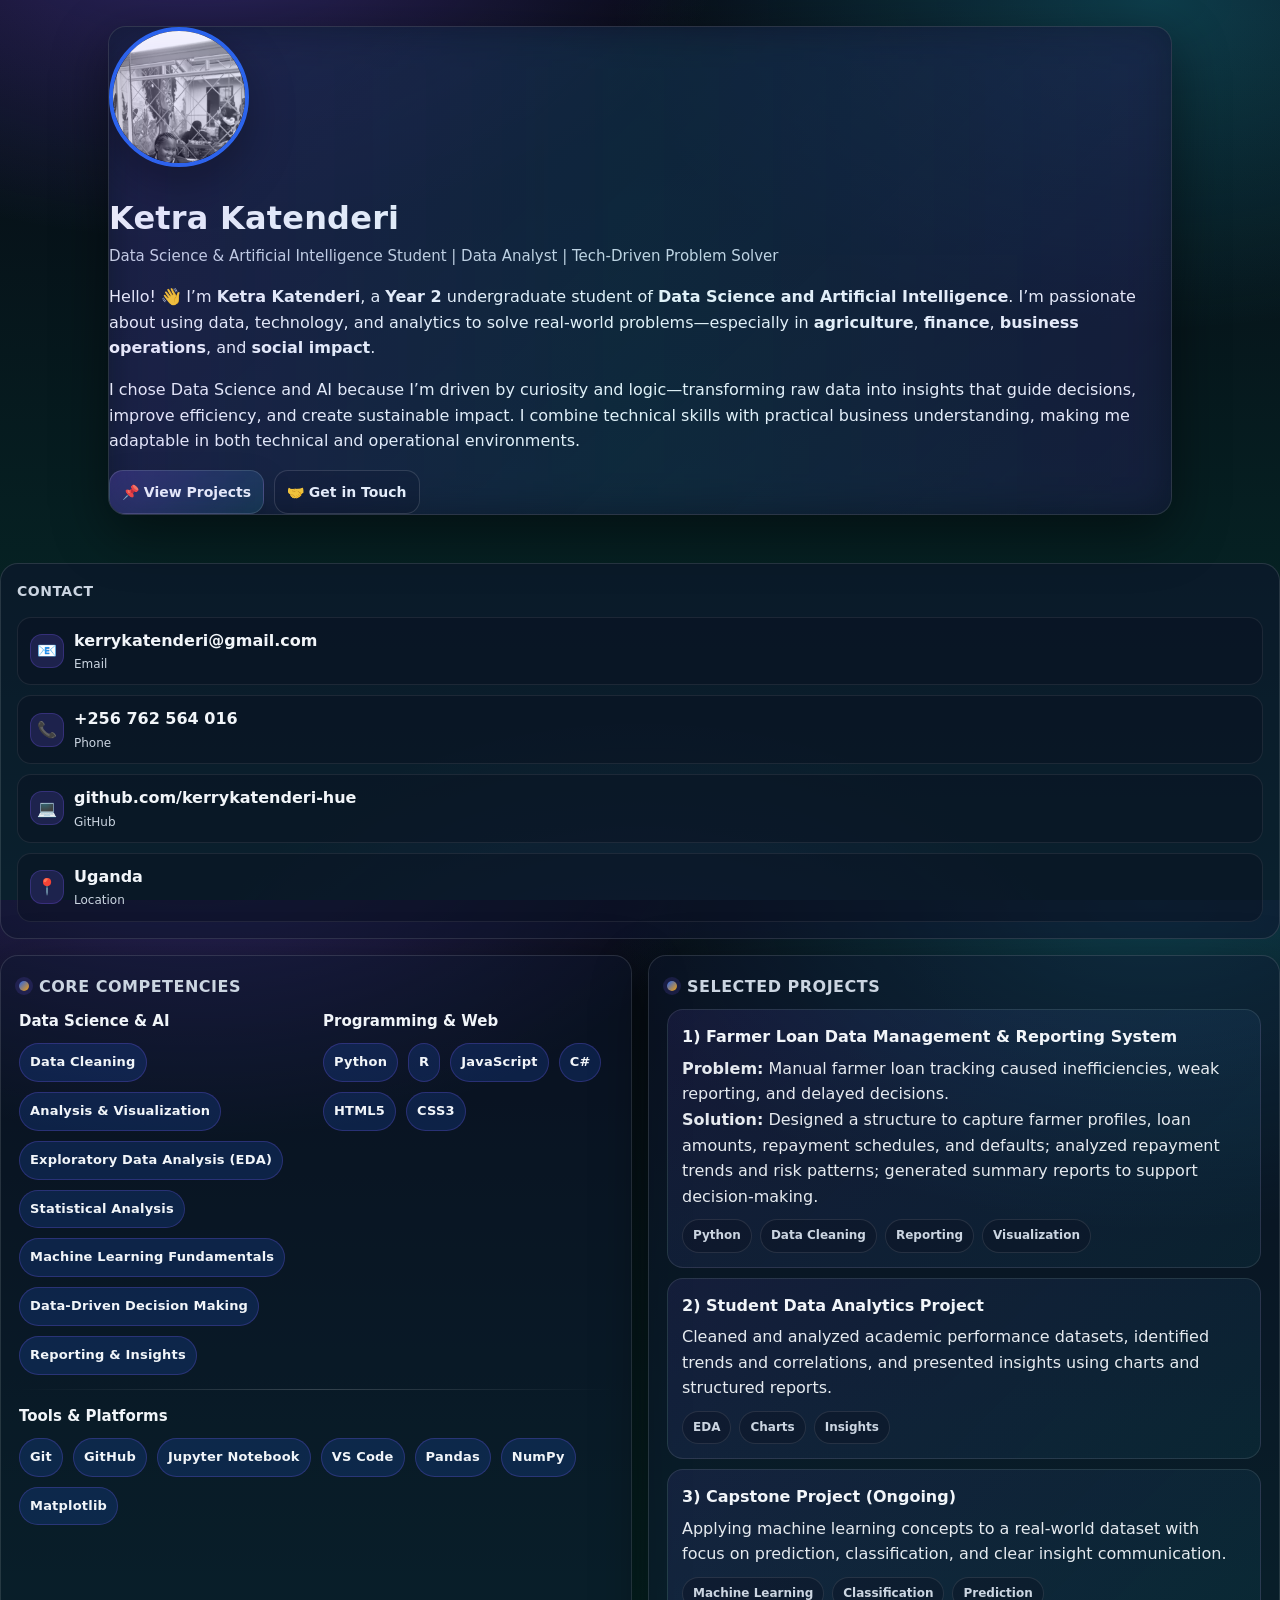
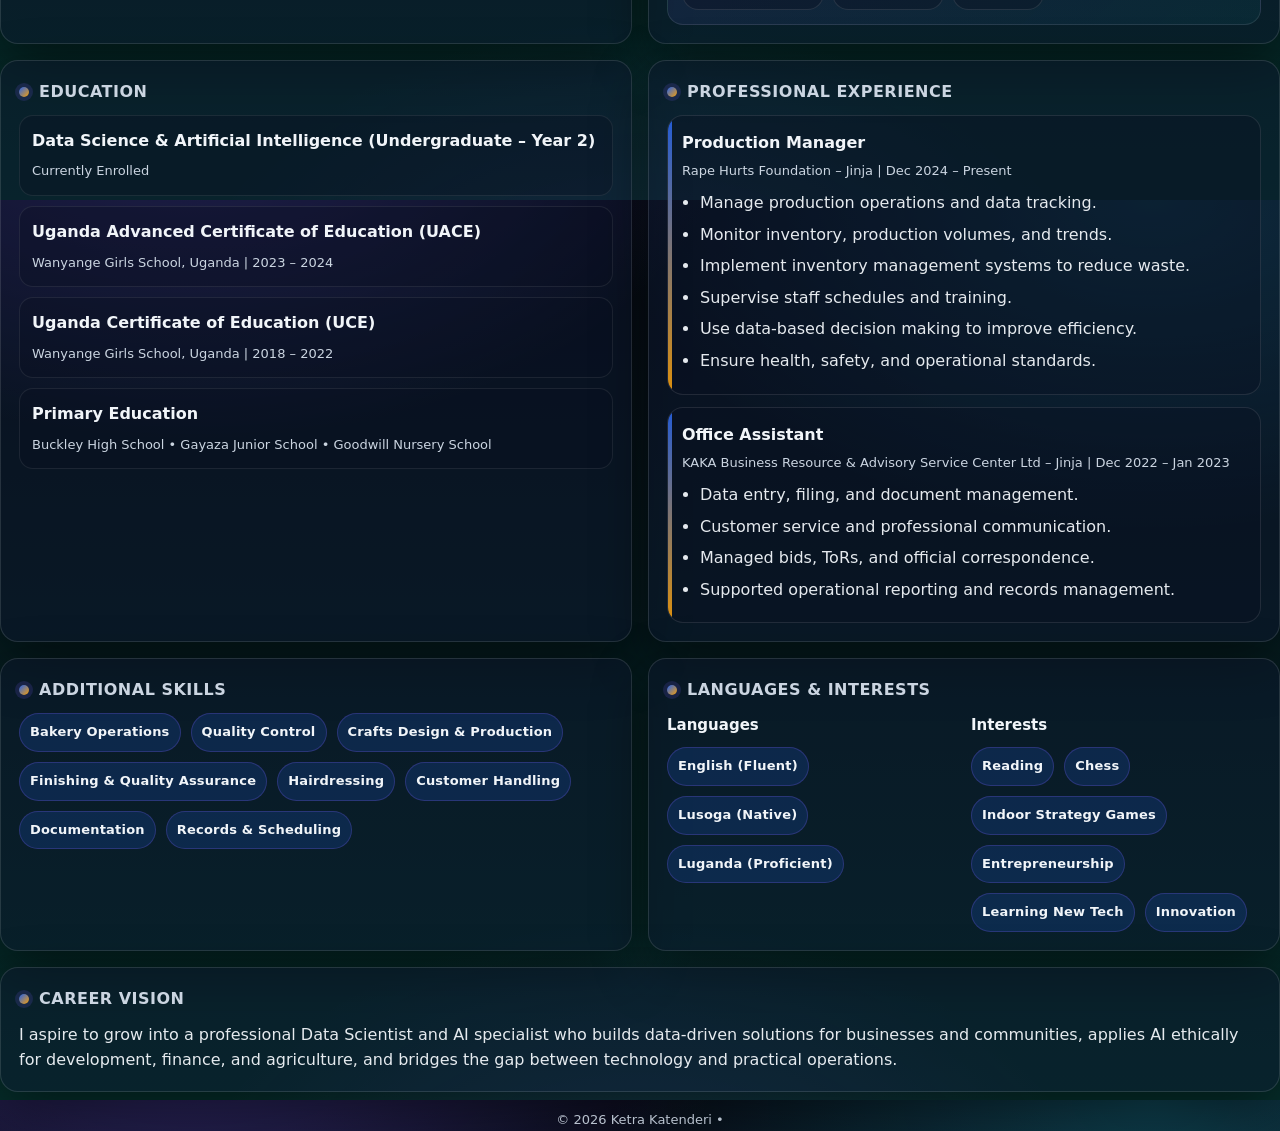
<file: Ketra/index.html>
<!DOCTYPE html>
<html lang="en">

<head>
  <meta charset="UTF-8" />
  <meta name="viewport" content="width=device-width, initial-scale=1.0" />
  <title>Ketra Katenderi Namuganza | Data Science & AI Portfolio</title>
  <link rel="stylesheet" href="./index.css">
</head>

<body>
  <div class="container">

    <header>
      <div class="title" style="flex-direction:column; align-items:flex-start;">
        <div class="avatar">
          <img src="./Images/ketra-profile.jpeg.jpeg" alt="Ketra Katenderi profile photo">
        </div>
        <div>
          <h1>Ketra Katenderi</h1>
          <p class="subtitle">
            Data Science & Artificial Intelligence Student | Data Analyst | Tech-Driven Problem Solver
          </p>
        </div>
      </div>

      <p>
        Hello! 👋 I’m <strong>Ketra Katenderi</strong>, a <strong>Year 2</strong> undergraduate student of
        <strong>Data Science and Artificial Intelligence</strong>. I’m passionate about using data, technology,
        and analytics to solve real-world problems—especially in <strong>agriculture</strong>, <strong>finance</strong>,
        <strong>business operations</strong>, and <strong>social impact</strong>.
      </p>

      <p>
        I chose Data Science and AI because I’m driven by curiosity and logic—transforming raw data into insights that
        guide decisions, improve efficiency, and create sustainable impact. I combine technical skills with practical
        business understanding, making me adaptable in both technical and operational environments.
      </p>

      <div class="btn-row">
        <a class="btn" href="#projects">📌 View Projects</a>
        <a class="btn secondary" href="#contact">🤝 Get in Touch</a>
      </div>
  </div>

  <aside class="contact-card" id="contact">
    <h3>Contact</h3>

    <a class="contact-item" href="mailto:kerrykatenderi@gmail.com">
      <div class="icon">📧</div>
      <div>
        <strong>kerrykatenderi@gmail.com</strong>
        <small>Email</small>
      </div>
    </a>

    <a class="contact-item" href="tel:+256762564016">
      <div class="icon">📞</div>
      <div>
        <strong>+256 762 564 016</strong>
        <small>Phone</small>
      </div>
    </a>

    <a class="contact-item" href="https://github.com/kerrykatenderi-hue" target="_blank" rel="noopener">
      <div class="icon">💻</div>
      <div>
        <strong>github.com/kerrykatenderi-hue</strong>
        <small>GitHub</small>
      </div>
    </a>

    <div class="contact-item" role="note">
      <div class="icon">📍</div>
      <div>
        <strong>Uganda</strong>
        <small>Location</small>
      </div>
    </div>
  </aside>
  </div>
  </header>

  <div class="grid">

    <section class="card">
      <h2><span class="dot"></span> Core Competencies</h2>

      <div class="two-col">
        <div>
          <h3 style="margin:0 0 10px; font-size:15px;">Data Science &amp; AI</h3>
          <div class="chips">
            <span class="chip">Data Cleaning</span>
            <span class="chip">Analysis &amp; Visualization</span>
            <span class="chip">Exploratory Data Analysis (EDA)</span>
            <span class="chip">Statistical Analysis</span>
            <span class="chip">Machine Learning Fundamentals</span>
            <span class="chip">Data-Driven Decision Making</span>
            <span class="chip">Reporting &amp; Insights</span>
          </div>
        </div>

        <div>
          <h3 style="margin:0 0 10px; font-size:15px;">Programming &amp; Web</h3>
          <div class="chips">
            <span class="chip">Python</span>
            <span class="chip">R</span>
            <span class="chip">JavaScript</span>
            <span class="chip">C#</span>
            <span class="chip">HTML5</span>
            <span class="chip">CSS3</span>
          </div>
        </div>
      </div>

      <div class="divider"></div>

      <h3 style="margin:0 0 10px; font-size:15px;">Tools &amp; Platforms</h3>
      <div class="chips">
        <span class="chip">Git</span>
        <span class="chip">GitHub</span>
        <span class="chip">Jupyter Notebook</span>
        <span class="chip">VS Code</span>
        <span class="chip">Pandas</span>
        <span class="chip">NumPy</span>
        <span class="chip">Matplotlib</span>
      </div>
    </section>

    <section class="card" id="projects">
      <h2><span class="dot"></span> Selected Projects</h2>

      <div class="proj">
        <article class="proj-item">
          <h3>1) Farmer Loan Data Management &amp; Reporting System</h3>
          <p><strong>Problem:</strong> Manual farmer loan tracking caused inefficiencies, weak reporting, and delayed
            decisions.</p>
          <p><strong>Solution:</strong> Designed a structure to capture farmer profiles, loan amounts, repayment
            schedules, and defaults; analyzed repayment trends and risk patterns; generated summary reports to support
            decision-making.</p>
          <div class="meta">
            <span class="tag">Python</span>
            <span class="tag">Data Cleaning</span>
            <span class="tag">Reporting</span>
            <span class="tag">Visualization</span>
          </div>
        </article>

        <article class="proj-item">
          <h3>2) Student Data Analytics Project</h3>
          <p>Cleaned and analyzed academic performance datasets, identified trends and correlations, and presented
            insights using charts and structured reports.</p>
          <div class="meta">
            <span class="tag">EDA</span>
            <span class="tag">Charts</span>
            <span class="tag">Insights</span>
          </div>
        </article>

        <article class="proj-item">
          <h3>3) Capstone Project (Ongoing)</h3>
          <p>Applying machine learning concepts to a real-world dataset with focus on prediction, classification, and
            clear insight communication.</p>
          <div class="meta">
            <span class="tag">Machine Learning</span>
            <span class="tag">Classification</span>
            <span class="tag">Prediction</span>
          </div>
        </article>
      </div>
    </section>

    <section class="card">
      <h2><span class="dot"></span> Education</h2>
      <ul class="list">
        <li>
          <strong>Data Science &amp; Artificial Intelligence (Undergraduate – Year 2)</strong>
          <span>Currently Enrolled</span>
        </li>
        <li>
          <strong>Uganda Advanced Certificate of Education (UACE)</strong>
          <span>Wanyange Girls School, Uganda | 2023 – 2024</span>
        </li>
        <li>
          <strong>Uganda Certificate of Education (UCE)</strong>
          <span>Wanyange Girls School, Uganda | 2018 – 2022</span>
        </li>
        <li>
          <strong>Primary Education</strong>
          <span>Buckley High School • Gayaza Junior School • Goodwill Nursery School</span>
        </li>
      </ul>
    </section>

    <section class="card">
      <h2><span class="dot"></span> Professional Experience</h2>

      <div class="timeline">
        <div class="t-item">
          <h3>Production Manager</h3>
          <div class="where">Rape Hurts Foundation – Jinja | Dec 2024 – Present</div>
          <ul class="bullets">
            <li>Manage production operations and data tracking.</li>
            <li>Monitor inventory, production volumes, and trends.</li>
            <li>Implement inventory management systems to reduce waste.</li>
            <li>Supervise staff schedules and training.</li>
            <li>Use data-based decision making to improve efficiency.</li>
            <li>Ensure health, safety, and operational standards.</li>
          </ul>
        </div>

        <div class="t-item">
          <h3>Office Assistant</h3>
          <div class="where">KAKA Business Resource &amp; Advisory Service Center Ltd – Jinja | Dec 2022 – Jan 2023
          </div>
          <ul class="bullets">
            <li>Data entry, filing, and document management.</li>
            <li>Customer service and professional communication.</li>
            <li>Managed bids, ToRs, and official correspondence.</li>
            <li>Supported operational reporting and records management.</li>
          </ul>
        </div>
      </div>
    </section>

    <section class="card">
      <h2><span class="dot"></span> Additional Skills</h2>
      <div class="chips">
        <span class="chip">Bakery Operations</span>
        <span class="chip">Quality Control</span>
        <span class="chip">Crafts Design &amp; Production</span>
        <span class="chip">Finishing &amp; Quality Assurance</span>
        <span class="chip">Hairdressing</span>
        <span class="chip">Customer Handling</span>
        <span class="chip">Documentation</span>
        <span class="chip">Records &amp; Scheduling</span>
      </div>
    </section>

    <section class="card">
      <h2><span class="dot"></span> Languages &amp; Interests</h2>

      <div class="two-col">
        <div>
          <h3 style="margin:0 0 10px; font-size:15px;">Languages</h3>
          <div class="chips">
            <span class="chip">English (Fluent)</span>
            <span class="chip">Lusoga (Native)</span>
            <span class="chip">Luganda (Proficient)</span>
          </div>
        </div>
        <div>
          <h3 style="margin:0 0 10px; font-size:15px;">Interests</h3>
          <div class="chips">
            <span class="chip">Reading</span>
            <span class="chip">Chess</span>
            <span class="chip">Indoor Strategy Games</span>
            <span class="chip">Entrepreneurship</span>
            <span class="chip">Learning New Tech</span>
            <span class="chip">Innovation</span>
          </div>
        </div>
      </div>
    </section>

    <section class="card" style="grid-column: 1 / -1;">
      <h2><span class="dot"></span> Career Vision</h2>
      <p style="margin:0; color:var(--text); opacity:.95">
        I aspire to grow into a professional Data Scientist and AI specialist who builds data-driven solutions for
        businesses
        and communities, applies AI ethically for development, finance, and agriculture, and bridges the gap between
        technology
        and practical operations.
      </p>
    </section>

  </div>

  <footer>
    © <span id="year"></span> Ketra Katenderi •
  </footer>

  </div>

  <script>
    document.getElementById("year").textContent = new Date().getFullYear();
  </script>
</body>

</html>
</file>
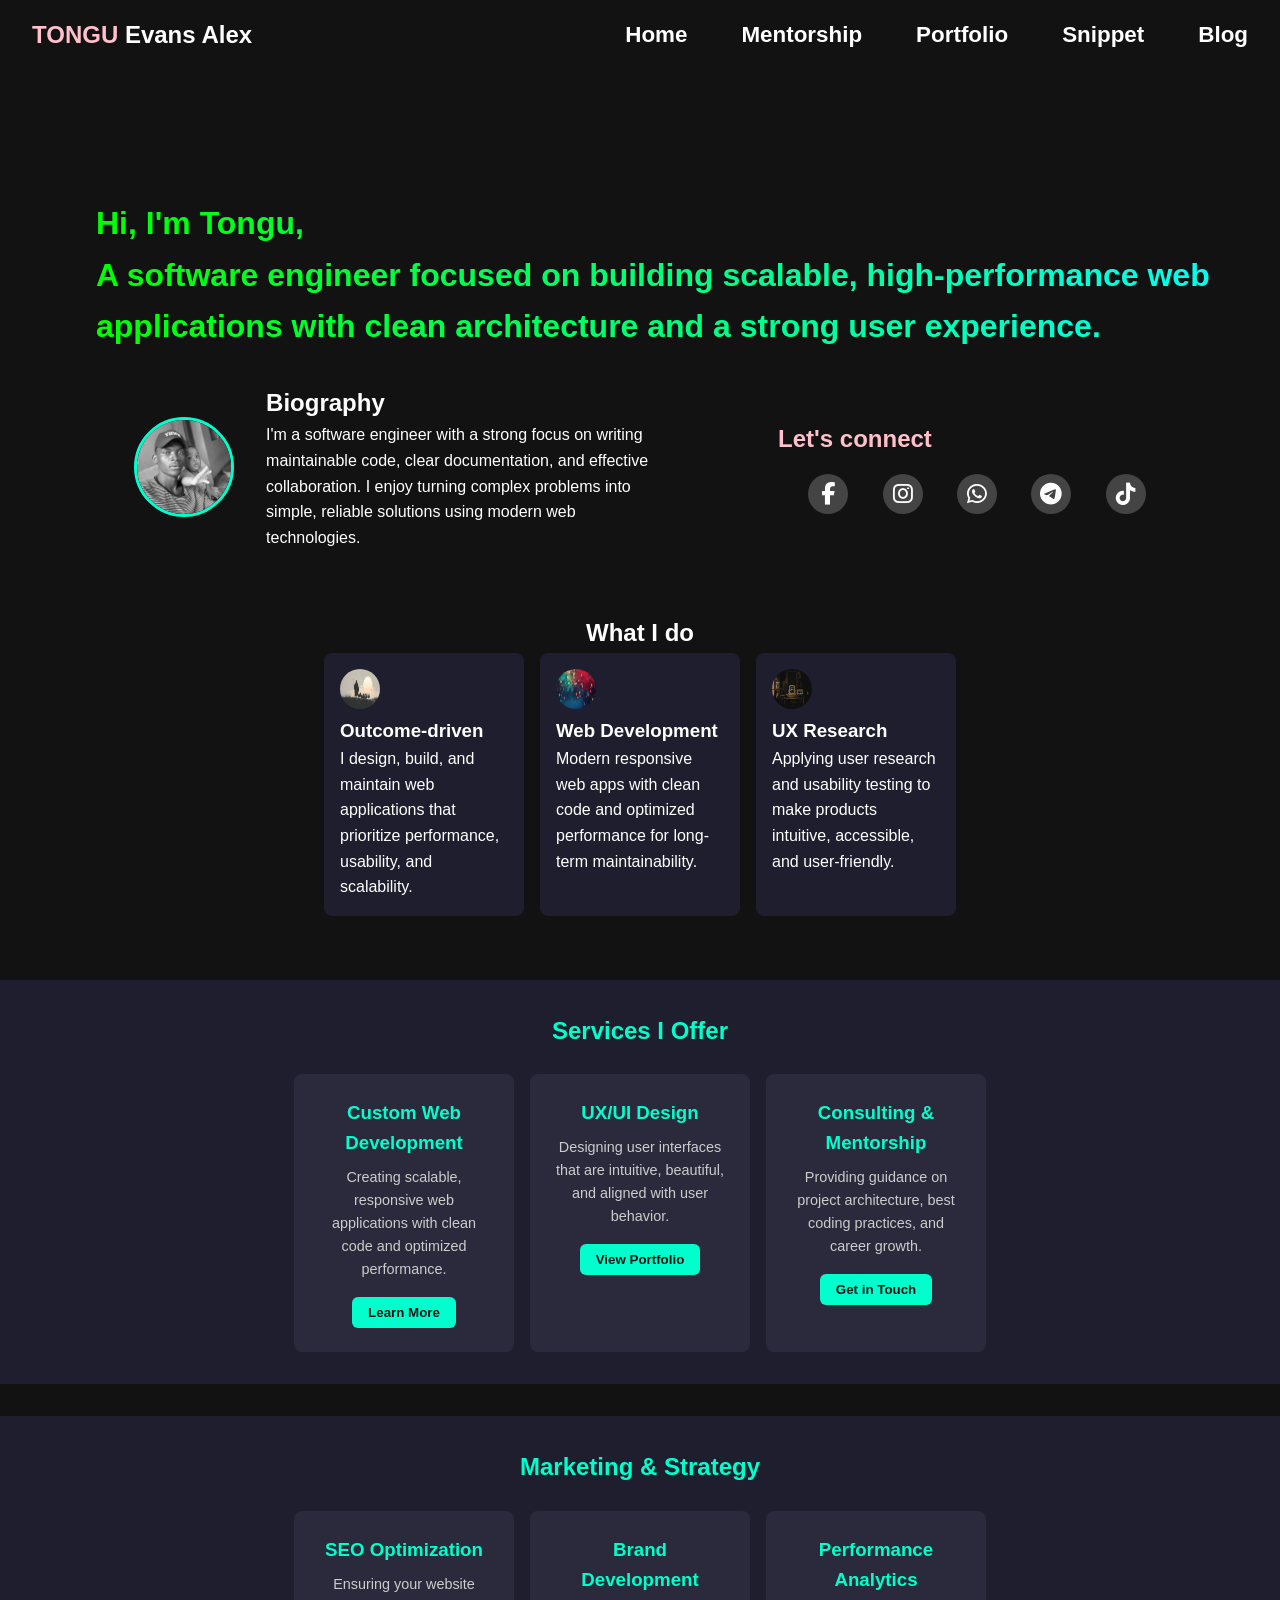
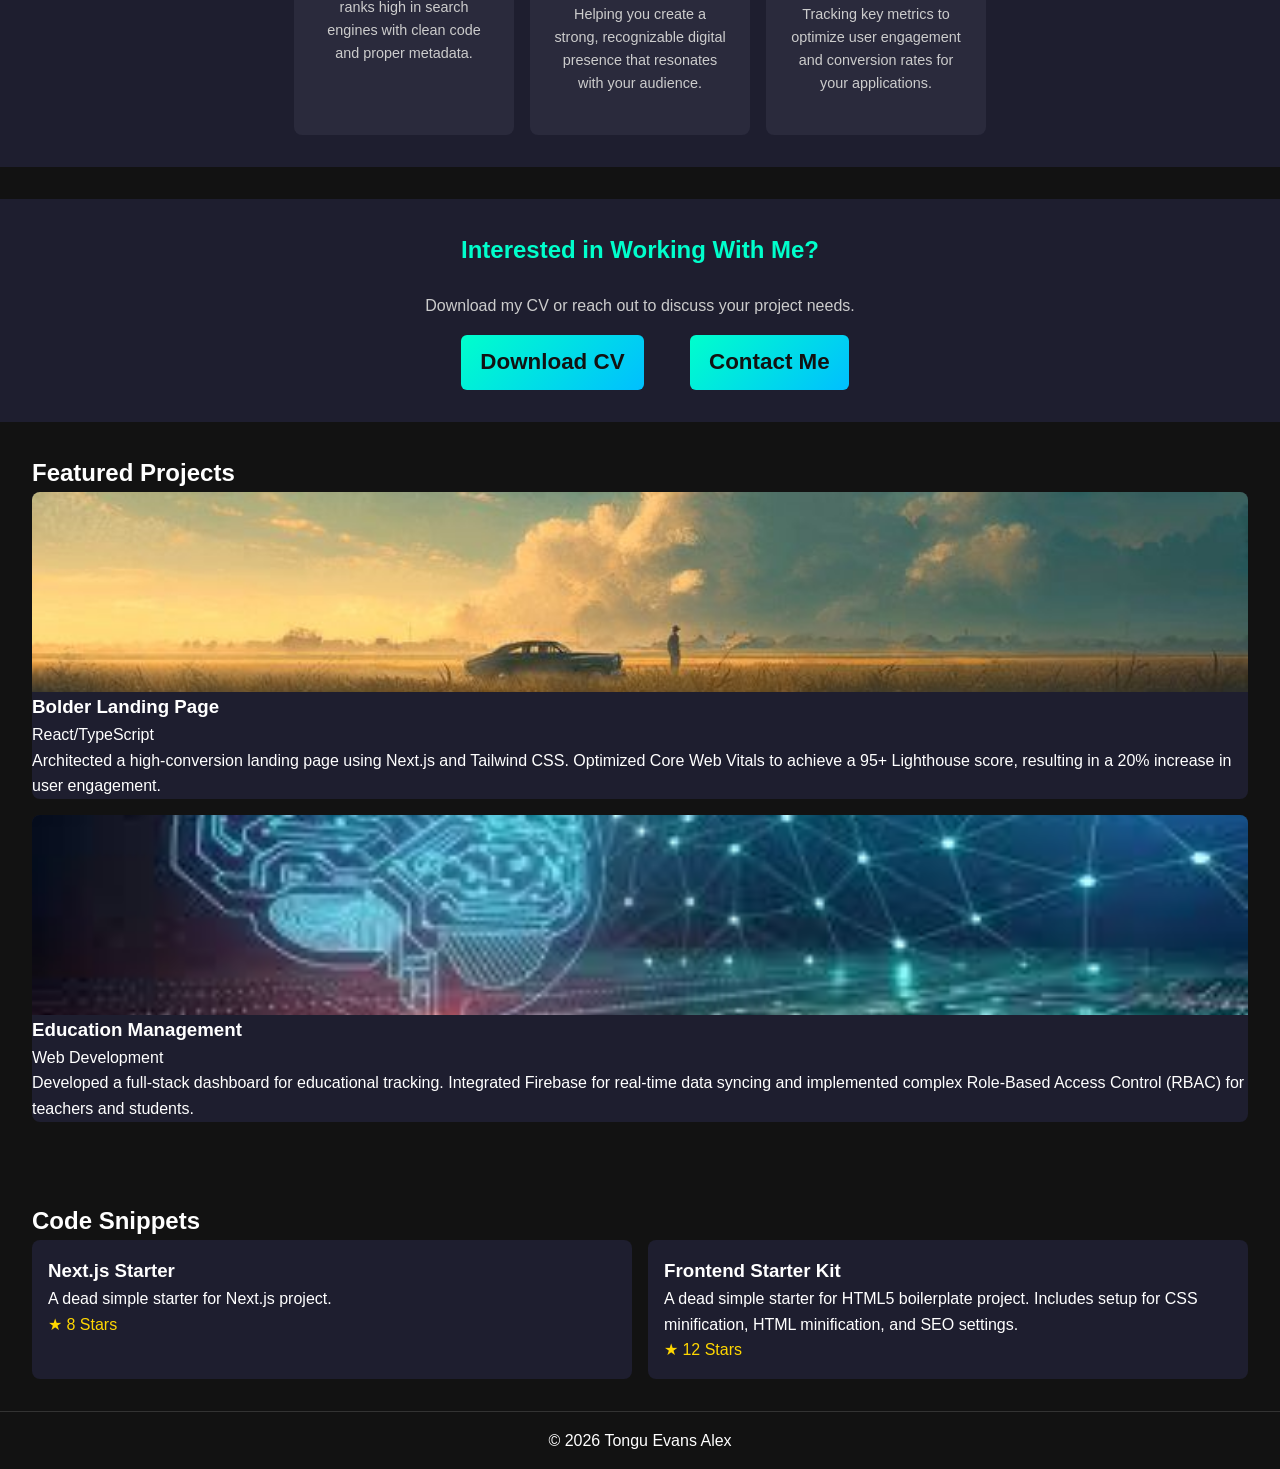
<file: Portfolio/index.html>
<!DOCTYPE html>
<html lang="en">
<head>
    <meta charset="UTF-8">
    <meta name="viewport" content="width=device-width, initial-scale=1.0">
    <title>Tongu's Portfolio</title>
    <link rel="stylesheet" href="style.css">
    <link rel="stylesheet" href="https://cdnjs.cloudflare.com/ajax/libs/font-awesome/6.5.0/css/all.min.css">

    <style>
   
    </style>
</head>
<body>
    <header>
        <div class="logo"><span style="color: pink;">TONGU</span> Evans Alex</div>
        <nav>
            <ul>
                <li><a href="#">Home</a></li>
                <li><a href="#">Mentorship</a></li>
                <li><a href="#">Portfolio</a></li>
                <li><a href="#">Snippet</a></li>
                <li><a href="#">Blog</a></li>
            </ul>
        </nav>
        <div class="menu-toggle" onclick="toggleMenu()">&#9776;</div>
    </header>

    <section class="hero">
        <h1>Hi, I'm Tongu, <br>
            A software engineer focused on building 
            scalable, high-performance web applications 
            with clean architecture and a strong user experience.</h1>
    </section>

    <section class="bio">
        <img class="avatar" src="images/profiileimage.jpg" alt="This is tongu">
        <div class="bio-text">
            <h2>Biography</h2>
            <p>
                I'm a software engineer with a strong focus on 
                writing maintainable code, clear documentation, and effective 
                collaboration. I enjoy turning complex problems into simple,
                reliable solutions using modern web technologies.
            </p>
        </div>
        <div class="bio-connect">
            <h2>Let's connect</h2>
            <div class="social-icons">
                <a href="#" class="facebook" aria-label="Facebook"><i class="fab fa-facebook-f"></i></a>
                <a href="https://www.instagram.com/alex_craft.256/" class="instagram" aria-label="Instagram"><i class="fab fa-instagram"></i></a>
                <a href="https://wa.me/256703100848" class="whatsapp" aria-label="WhatsApp"><i class="fab fa-whatsapp"></i></a>
                <a href="#" class="telegram" aria-label="Telegram"><i class="fab fa-telegram-plane"></i></a>
                <a href="https://www.tiktok.com/@alexcraft256?lang=en" class="tiktok" aria-label="TikTok"><i class="fab fa-tiktok"></i></a>
            </div>
        </div>
    </section>

    <section class="what-i-do">
        <h2>What I do</h2>
        <div class="skills">
            <div class="skill-card">
                <img class="imageone" src="images/jesus.jfif" alt="">
                <h3>Outcome-driven</h3>
                <p>I design, build, and maintain web applications that prioritize performance, usability, and scalability.</p>
            </div>
            <div class="skill-card">
                <img class="imagetwo" src="images/backgoundone.webp" alt="">
                <h3>Web Development</h3>
                <p>Modern responsive web apps with clean code and optimized performance for long-term maintainability.</p>
            </div>
            <div class="skill-card">
                <img class="imagetwo" src="images/graduation.jfif" alt="skill icon">
                <h3>UX Research</h3>
                <p>Applying user research and usability testing to make products intuitive, accessible, and user-friendly.</p>
            </div>
        </div>
    </section>

    <section class="services">
        <h2>Services I Offer</h2>
        <div class="service-cards">
            <div class="service-card">
                <h3>Custom Web Development</h3>
                <p>Creating scalable, responsive web applications with clean code and optimized performance.</p>
                <button>Learn More</button>
            </div>
            <div class="service-card">
                <h3>UX/UI Design</h3>
                <p>Designing user interfaces that are intuitive, beautiful, and aligned with user behavior.</p>
                <button>View Portfolio</button>
            </div>
            <div class="service-card">
                <h3>Consulting & Mentorship</h3>
                <p>Providing guidance on project architecture, best coding practices, and career growth.</p>
                <button>Get in Touch</button>
            </div>
        </div>
    </section>

    <section class="marketing">
        <h2>Marketing & Strategy</h2>
        <div class="marketing-cards">
            <div class="marketing-card">
                <h3>SEO Optimization</h3>
                <p>Ensuring your website ranks high in search engines with clean code and proper metadata.</p>
            </div>
            <div class="marketing-card">
                <h3>Brand Development</h3>
                <p>Helping you create a strong, recognizable digital presence that resonates with your audience.</p>
            </div>
            <div class="marketing-card">
                <h3>Performance Analytics</h3>
                <p>Tracking key metrics to optimize user engagement and conversion rates for your applications.</p>
            </div>
        </div>
    </section>

    <section class="cta">
        <h2>Interested in Working With Me?</h2>
        <p>Download my CV or reach out to discuss your project needs.</p>
        <div class="cta-buttons">
            <a href="Tongu_CV.pdf" download class="btn">Download CV</a>
            <a href="#contact" class="btn">Contact Me</a>
        </div>
    </section>

    <section class="featured-projects">
        <h2>Featured Projects</h2>
        <div class="project">
            <div class="project-img">
                <img src="images/secondimage.jfif" alt="Project image">
            </div>
            <div class="project-info">
                <h3>Bolder Landing Page</h3>
                <p>React/TypeScript</p>
                <p>
                    Architected a high-conversion landing page using Next.js and Tailwind CSS.
                    Optimized Core Web Vitals to achieve a 95+ Lighthouse score, resulting in a 
                    20% increase in user engagement.
                </p>
            </div>
        </div>
        <div class="project">
            <div class="project-img">
                <img src="images/imagetwo.jfif" alt="Project image">
            </div>
            <div class="project-info">
                <h3>Education Management</h3>
                <p>Web Development</p>
                <p>
                    Developed a full-stack dashboard for educational tracking. Integrated Firebase for real-time data syncing
                    and implemented complex Role-Based Access Control (RBAC) for teachers and students.
                </p>
            </div>
        </div>
    </section>

    <section class="code-snippets">
        <h2>Code Snippets</h2>
        <div class="snippet-grid">
            <div class="snippet-card">
                <h3>Next.js Starter</h3>
                <p>A dead simple starter for Next.js project.</p>
                <span class="stars">★ 8 Stars</span>
            </div>
            <div class="snippet-card">
                <h3>Frontend Starter Kit</h3>
                <p>A dead simple starter for HTML5 boilerplate project. Includes setup for CSS minification, HTML minification, and SEO settings.</p>
                <span class="stars">★ 12 Stars</span>
            </div>
        </div>
    </section>

    <footer>
        <p>&copy; 2026 Tongu Evans Alex</p>
    </footer>

    <script>
        function toggleMenu() {
            document.querySelector('nav ul').classList.toggle('active');
        }
    </script>
</body>
</html>
</file>
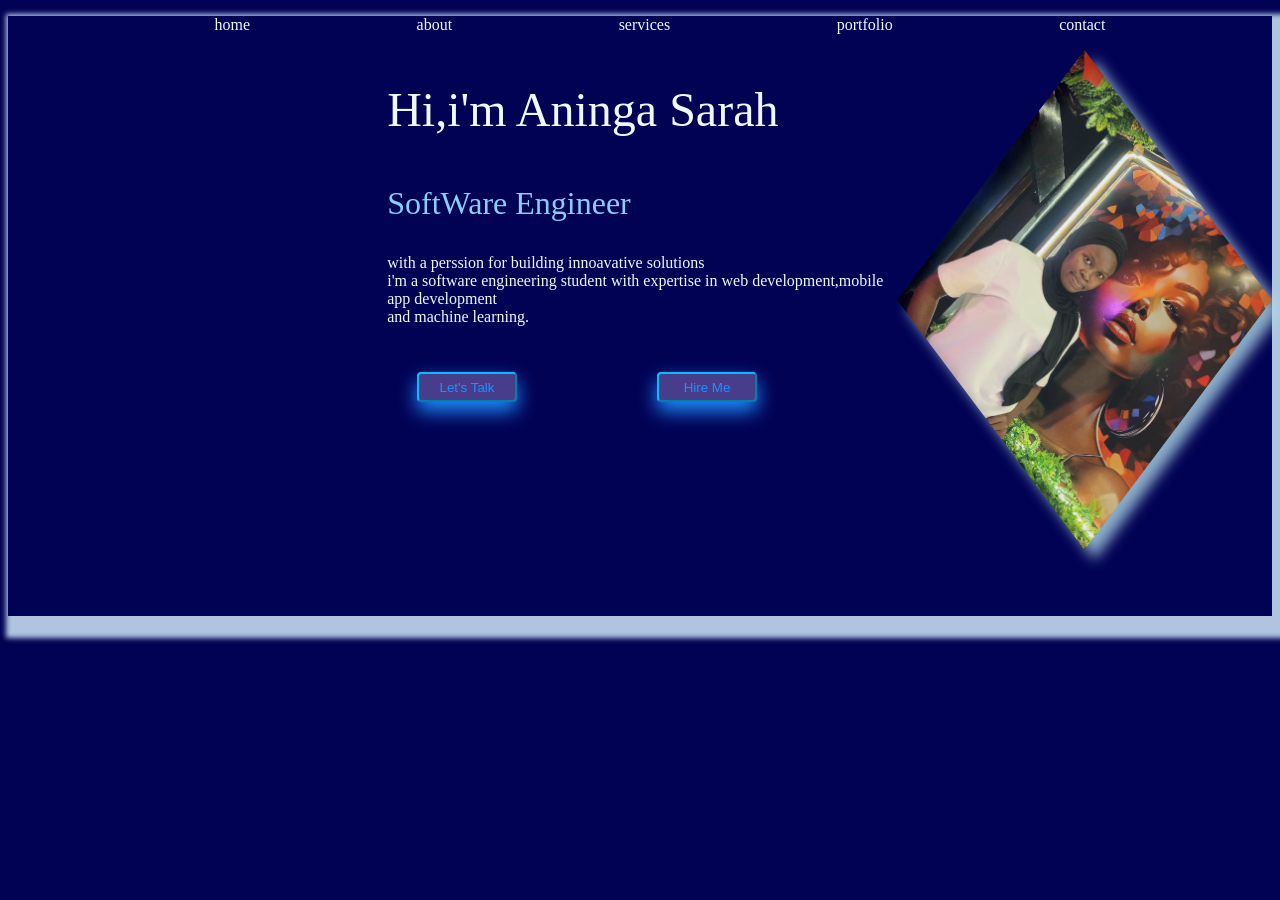
<file: sarah/index.html>
<!DOCTYPE html>
<html lang="en">
<head>
    <meta charset="UTF-8">
    <meta name="viewport" content="width=device-width, initial-scale=1.0">
    <title>Document</title>
    <link rel="stylesheet" href="./index.css">
</head>
<body>
    <div class="container">
     <nav>
        
    <ul class="port">
        <li><a href="#">home</a></li>
        <li><a href="./about.html">about</a></li>
        <li><a href="./services.html">services</a></li>
        <li><a href="./portifolio.html">portfolio</a></li>
        <li><a href="./contact.html">contact</a></li>
    </ul>
   </nav> 
   <div class="pic">
    <img src="./IMG-20250915-WA0025.jpg" height="500px">
   </div>
   <div class="">
    <p style="color: aliceblue; font-size: 3em;">Hi,i'm Aninga Sarah</p>
    <p style="color: lightskyblue; font-size: 2em;">SoftWare Engineer</p>
    <p style="color: aliceblue;">with a perssion for building innoavative solutions<br>i'm a software engineering student with expertise in web development,mobile app development<br>and machine learning.</p>
   </div>
   <div>
    <button class="hire">Hire Me</button>
    <button><a href="./contact.html">Let's Talk</a></button>
   </div>
    </div>
</body>
</html>
</file>
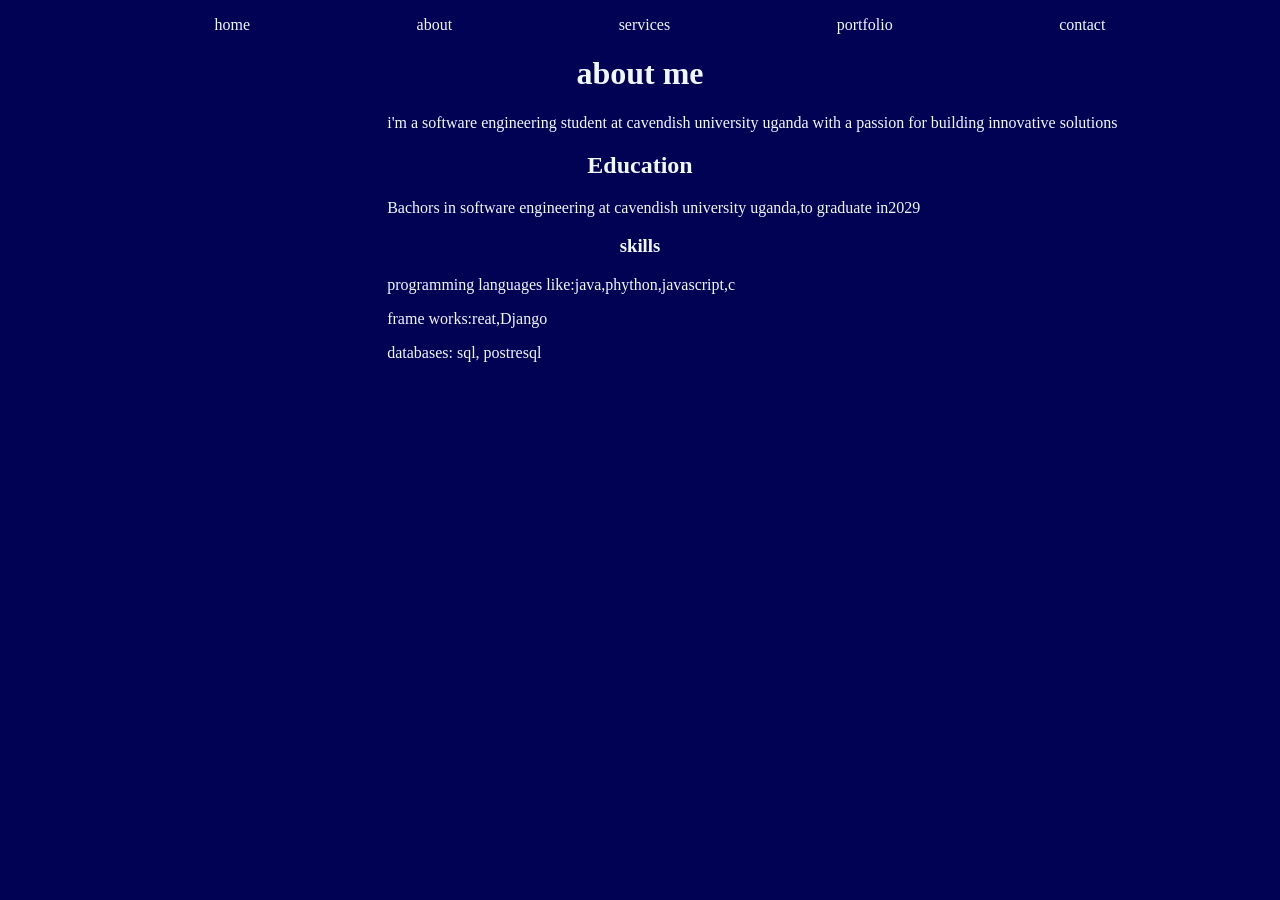
<file: sarah/about.html>
<!DOCTYPE html>
<html lang="en">
<head>
    <meta charset="UTF-8">
    <meta name="viewport" content="width=device-width, initial-scale=1.0">
    <title>about me</title>
    <link rel="stylesheet" href="./index.css">
    <style>
body{
    color: aliceblue;
}

h1 ,h2, h3{
    text-align: center;
}
    </style>
</head>
<body>
     <nav>
        
    <ul class="port">
        <li><a href="./index.html">home</a></li>
        <li><a href="#">about</a></li>
        <li><a href="./services.html">services</a></li>
        <li><a href="./portifolio.html">portfolio</a></li>
        <li><a href="./contact.html">contact</a></li>
    </ul>
   </nav> 
   <div>
    <h1>about me</h1>
    <p>i'm a software engineering student at cavendish university uganda with a passion for building innovative solutions</p>
   </div>
   <div>
    <h2>Education</h2>
    <p>Bachors in software engineering at cavendish university uganda,to graduate in2029</p>
   </div>
   <div>
    <h3>skills</h3>
    <p>programming languages like:java,phython,javascript,c</p>
    <p>frame works:reat,Django</p>
    <p>databases: sql, postresql</p>
   </div>
</body>
</html>
</file>
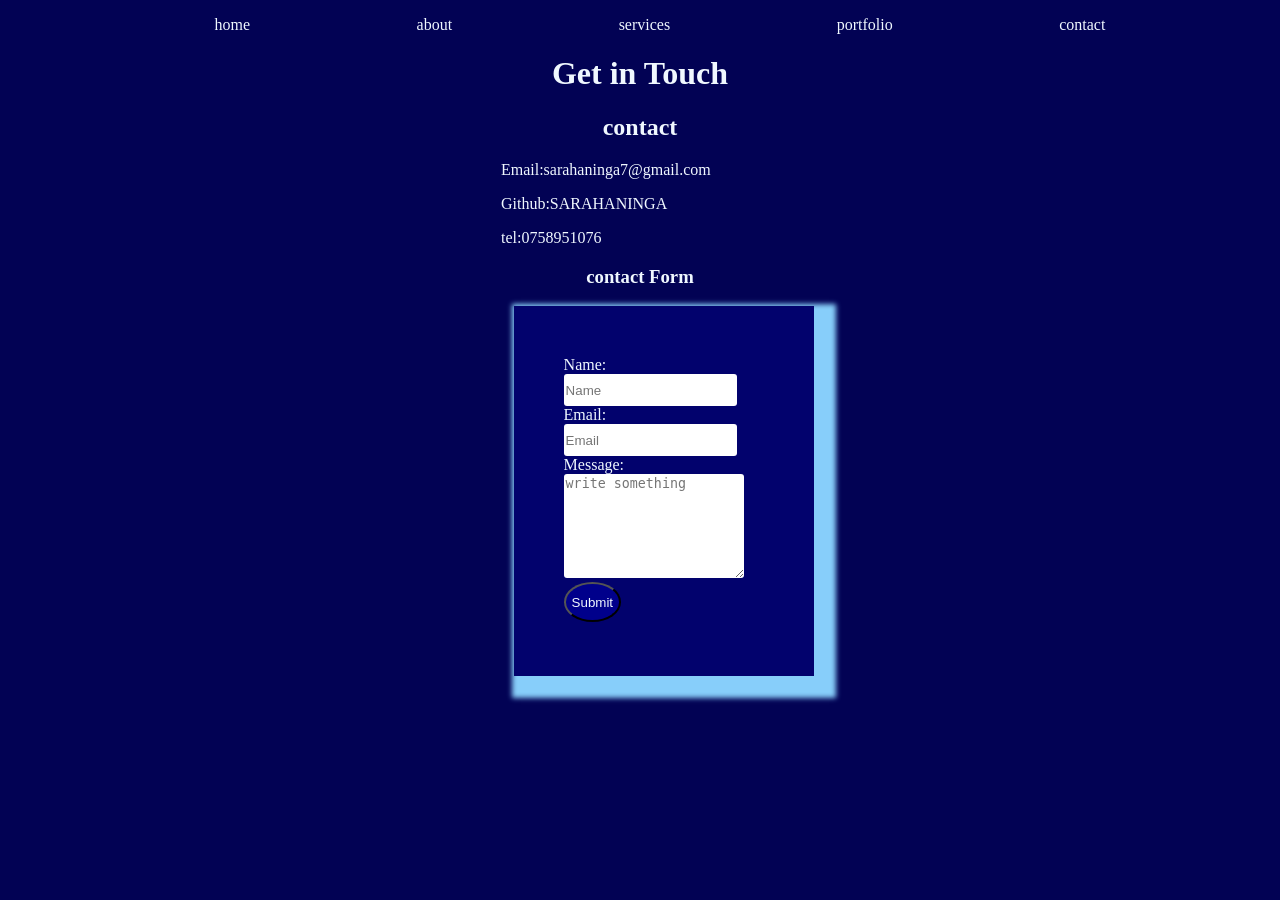
<file: sarah/contact.html>
<!DOCTYPE html>
<html lang="en">
<head>
    <meta charset="UTF-8">
    <meta name="viewport" content="width=device-width, initial-scale=1.0">
    <title>my contacts</title>
    <link rel="stylesheet" href="./index.css">
    <style>
        body{
            color: aliceblue;
        }
        
        .min a{
            text-decoration: none;
            color: aliceblue;
        }   
        p{
            margin-left: 39%;
        } 
        
    </style>
</head>
<body>
     <nav>
        
    <ul class="port">
        <li><a href="./index.html">home</a></li>
        <li><a href="./about.html">about</a></li>
        <li><a href="./services.html">services</a></li>
        <li><a href="./portifolio.html">portfolio</a></li>
        <li><a href="#">contact</a></li>
    </ul>
   </nav> 
   <div>
    <h1 style="text-align: center;">Get in Touch</h1>
    <h2 style="text-align: center;">contact</h2>
    <p class="min"> Email:<a href="mailto:sarahaninga7@gmail.com">sarahaninga7@gmail.com</a></p>
   </div>
   <div>
    <p>Github:<a href="https://github.com/SARAHANINGA" style="text-decoration: none; color: aliceblue;">SARAHANINGA</a></p>
   </div>
   <div>
    <p>tel:0758951076</p>
   </div>
   <h3 style="text-align: center;">contact Form</h3>
   <div>
    <form>
        <label>Name:</label>
        <input type="text" placeholder="Name" required style="height: 30px; border: none; border-radius: 3px;">
        <br>
        <label> Email:</label>
        <input type="email" placeholder="Email" required style="height: 30px; border-radius: 3px; border: none;">
        <br>
        <label>Message:</label>
        <textarea placeholder="write something" style="height: 100px; border: none; border-radius: 3px;"></textarea>
        <input type="submit" style="height: 40px; border-radius: 50%; background-color: darkblue; color: aliceblue;" >
    </form>
   </div>
</body>
</html>
</file>
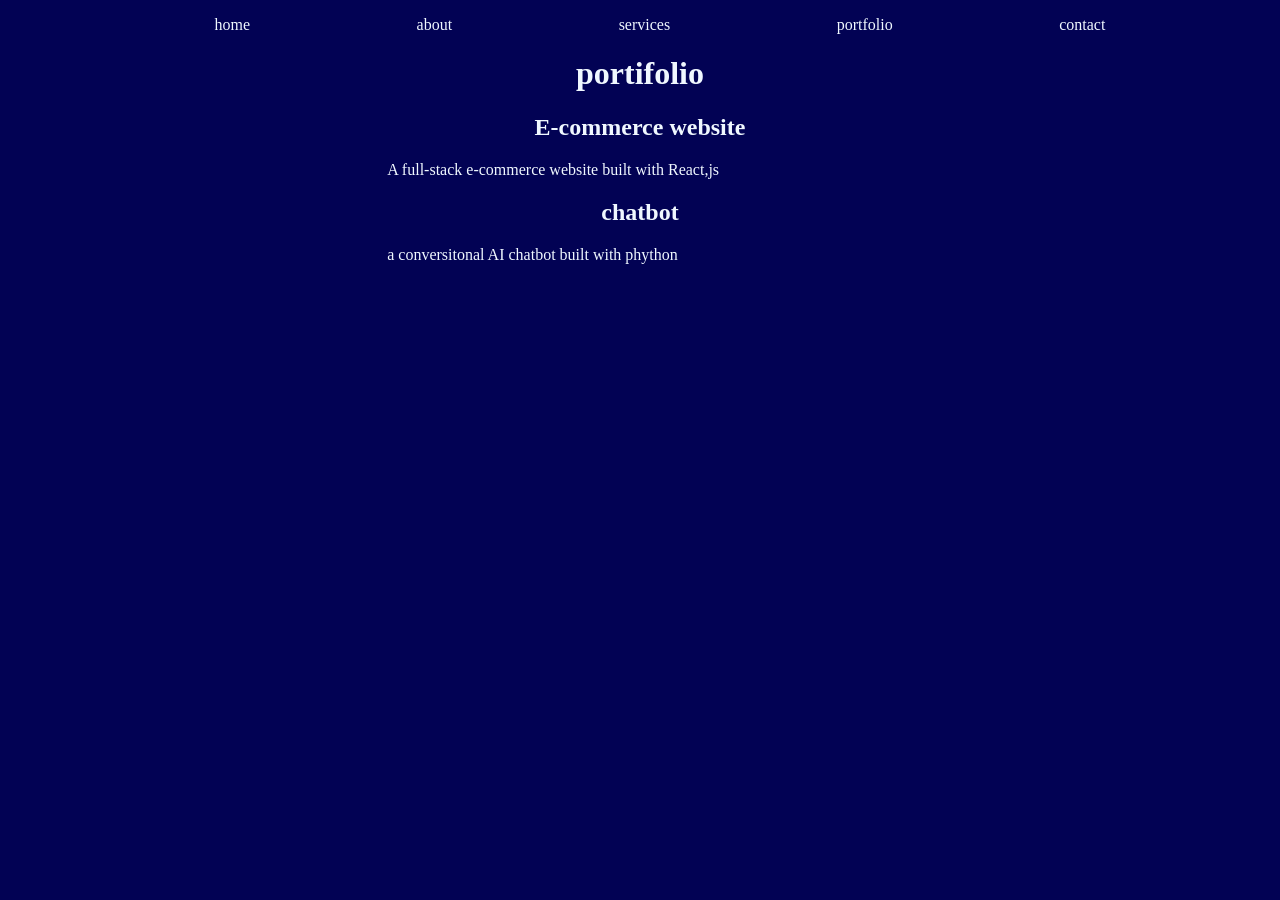
<file: sarah/portifolio.html>
<!DOCTYPE html>
<html lang="en">
<head>
    <meta charset="UTF-8">
    <meta name="viewport" content="width=device-width, initial-scale=1.0">
    <title>my portfolio</title>
    <link rel="stylesheet" href="./index.css">
    <style>
        body{
            color: aliceblue;
        }
        h1,h2{
            text-align: center;
        }
    </style>
</head>
<body>
     <nav>
        
    <ul class="port">
        <li><a href="./index.html">home</a></li>
        <li><a href="./about.html">about</a></li>
        <li><a href="./services.html">services</a></li>
        <li><a href="#">portfolio</a></li>
        <li><a href="./contact.html">contact</a></li>
    </ul>
   </nav> 
   <div>
    <h1>portifolio</h1>
    <div>
        <h2>E-commerce website</h2>
        <p>A full-stack e-commerce website built with React,js</p>
    </div>
    <div>
        <h2>chatbot</h2>
        <p>
            a conversitonal AI chatbot built with phython 
        </p>
    </div>
   </div>
</body>
</html>
</file>
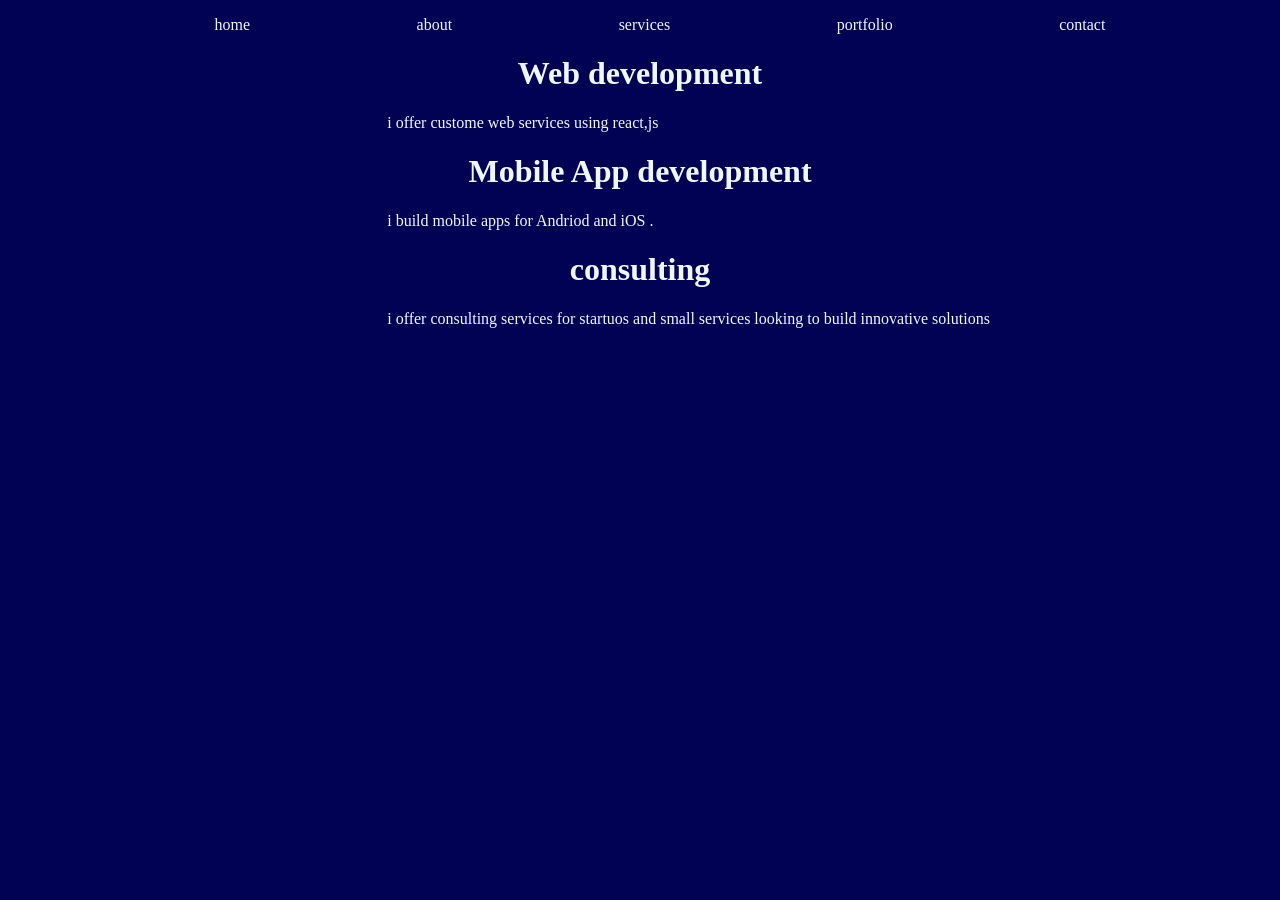
<file: sarah/services.html>
<!DOCTYPE html>
<html lang="en">
<head>
    <meta charset="UTF-8">
    <meta name="viewport" content="width=device-width, initial-scale=1.0">
    <title>my services</title>
    <link rel="stylesheet" href="./index.css">
    <style>
        body{
            color: aliceblue;
        }
        h1{
            text-align: center;
        }
    </style>
</head>
<body>
   <nav>
        
    <ul class="port">
        <li><a href="./index.html">home</a></li>
        <li><a href="./about.html">about</a></li>
        <li><a href="#">services</a></li>
        <li><a href="./portifolio.html">portfolio</a></li>
        <li><a href="./contact.html">contact</a></li>
    </ul>
   </nav> 
   <div>
    <h1>Web development</h1>
    <p>i offer custome web services using react,js</p>
   </div>
   <div>
    <h1>Mobile App development</h1>
    <p>i build mobile apps for Andriod and iOS .</p>
   </div>
   <div>
    <h1>consulting</h1>
    <p>i offer consulting services for startuos and small services looking to build innovative solutions</p>
   </div>
     
    
</body>
</html>
</file>
<file: Ketra/index.css>
:root{
  --bg:#052e2b;
  --panel:#111827;
  --card:#0f172a;
  --text:#f1f5f9;
  --muted:#cbd5e1;
  --line:rgba(255,255,255,.12);

  --accent:#2563eb;   
  --accent2:#f59e0b;  

  --chip:rgba(37,99,235,.18);
  --shadow: 0 18px 55px rgba(0,0,0,.45);
  --radius:18px;
  --max:1100px;
}

    *{box-sizing:border-box}
    html,body{height:100%}
    body{
      margin:0;
      font-family: ui-sans-serif, system-ui, -apple-system, Segoe UI, Roboto, Helvetica, Arial;
      color:var(--text);
      background:
        radial-gradient(900px 550px at 15% -10%, rgba(124,92,255,.35), transparent 60%),
        radial-gradient(900px 550px at 90% 0%, rgba(34,211,238,.25), transparent 60%),
        radial-gradient(800px 600px at 50% 120%, rgba(124,92,255,.18), transparent 60%),
        linear-gradient(180deg, #070a14, var(--bg));
      line-height:1.6;
    }

    a{color:inherit; text-decoration:none}
    a:hover{opacity:.92}

    .container{max-width:var(--max); margin:0 auto; padding:26px 18px 48px}

    header{
      border:1px solid var(--line);
      border-radius:var(--radius);
      background:linear-gradient(135deg, rgba(17,26,51,.86), rgba(15,23,48,.55));
      box-shadow:var(--shadow);
      overflow:hidden;
      position:relative;
    }
    header::before{
      content:"";
      position:absolute; inset:-2px;
      background:linear-gradient(90deg, rgba(124,92,255,.35), rgba(34,211,238,.25), rgba(124,92,255,.25));
      filter:blur(20px);
      opacity:.35;
      z-index:0;
    }
    .hero{position:relative; z-index:1; display:grid; grid-template-columns: 1.2fr .8fr; gap:18px; padding:22px}
    @media (max-width: 900px){
      .hero{grid-template-columns:1fr; }
    }

    .title{
      display:flex; align-items:center; gap:14px; flex-wrap:wrap;
      margin:0 0 6px;
    }
    .avatar{
  width:140px;
  height:140px;
  border-radius:50%;
  overflow:hidden;
  border:4px solid var(--accent);
  box-shadow: 0 18px 45px rgba(0,0,0,.45);
  background:#000;
  margin-bottom:12px;
}

.avatar img{
  width:100%;
  height:100%;
  object-fit:cover;
  object-position:center top;
}


    h1{margin:0; font-size:32px; letter-spacing:.2px}
    .subtitle{margin:0; color:var(--muted); font-size:15px}

    .hero p{margin:12px 0 0; color:var(--text); opacity:.95}

    .contact-card{
      border:1px solid var(--line);
      border-radius:var(--radius);
      background:rgba(15,23,48,.55);
      padding:16px;
      display:flex;
      flex-direction:column;
      gap:10px;
      min-height: 160px;
    }
    .contact-card h3{margin:0 0 4px; font-size:14px; color:var(--muted); letter-spacing:.5px; text-transform:uppercase}
    .contact-item{
      display:flex; align-items:center; gap:10px;
      padding:10px 12px;
      border:1px solid rgba(255,255,255,.08);
      border-radius:14px;
      background:rgba(11,16,32,.45);
    }
    .icon{
      width:34px; height:34px; border-radius:12px;
      display:grid; place-items:center;
      background:rgba(124,92,255,.18);
      border:1px solid rgba(124,92,255,.25);
      flex:0 0 auto;
    }
    .contact-item small{display:block; color:var(--muted); font-size:12px; margin-top:2px}
    .contact-item strong{font-weight:700}

    .btn-row{display:flex; gap:10px; flex-wrap:wrap; margin-top:4px}
    .btn{
      display:inline-flex; align-items:center; gap:9px;
      padding:10px 12px;
      border-radius:14px;
      border:1px solid rgba(255,255,255,.14);
      background:linear-gradient(135deg, rgba(124,92,255,.25), rgba(34,211,238,.12));
      box-shadow: 0 12px 30px rgba(0,0,0,.22);
      font-weight:700;
      font-size:14px;
    }
    .btn.secondary{
      background:rgba(11,16,32,.35);
      box-shadow:none;
    }

    .grid{
      display:grid;
      grid-template-columns: 1fr 1fr;
      gap:16px;
      margin-top:16px;
    }
    @media (max-width: 900px){
      .grid{grid-template-columns:1fr;}
    }

    section.card{
      border:1px solid var(--line);
      border-radius:var(--radius);
      background:rgba(15,23,48,.45);
      box-shadow:var(--shadow);
      padding:18px;
    }
    .card h2{
      margin:0 0 10px;
      font-size:16px;
      letter-spacing:.5px;
      text-transform:uppercase;
      color:var(--muted);
      display:flex; align-items:center; gap:10px;
    }
    .dot{
      width:10px; height:10px; border-radius:50%;
      background:linear-gradient(135deg, var(--accent), var(--accent2));
      box-shadow:0 0 0 4px rgba(124,92,255,.15);
      flex:0 0 auto;
    }

    .chips{display:flex; flex-wrap:wrap; gap:10px}
    .chip{
      padding:8px 10px;
      border-radius:999px;
      background:var(--chip);
      border:1px solid rgba(124,92,255,.25);
      color:var(--text);
      font-size:13px;
      font-weight:600;
      letter-spacing:.2px;
    }

    .two-col{
      display:grid;
      grid-template-columns: 1fr 1fr;
      gap:14px;
    }
    @media (max-width: 680px){
      .two-col{grid-template-columns:1fr;}
    }

    .list{
      margin:0;
      padding:0;
      list-style:none;
      display:grid;
      gap:10px;
    }
    .list li{
      padding:12px 12px;
      border-radius:14px;
      border:1px solid rgba(255,255,255,.08);
      background:rgba(11,16,32,.35);
    }
    .list li strong{display:block; margin-bottom:4px}
    .list li span{color:var(--muted); font-size:13px}

    .proj{
      display:grid;
      gap:10px;
    }
    .proj-item{
      padding:14px;
      border-radius:16px;
      border:1px solid rgba(255,255,255,.10);
      background:linear-gradient(135deg, rgba(124,92,255,.10), rgba(34,211,238,.06));
    }
    .proj-item h3{margin:0 0 6px; font-size:16px}
    .proj-item p{margin:0; color:var(--text); opacity:.95}
    .meta{
      margin-top:10px;
      display:flex; flex-wrap:wrap; gap:8px;
    }
    .tag{
      font-size:12px;
      padding:6px 10px;
      border-radius:999px;
      border:1px solid rgba(255,255,255,.10);
      background:rgba(11,16,32,.38);
      color:var(--muted);
      font-weight:600;
    }

    .timeline{
      display:grid;
      gap:12px;
    }
    .t-item{
      padding:14px;
      border-radius:16px;
      border:1px solid rgba(255,255,255,.10);
      background:rgba(11,16,32,.35);
      position:relative;
      overflow:hidden;
    }
    .t-item::before{
      content:"";
      position:absolute;
      left:0; top:0; bottom:0;
      width:4px;
      background:linear-gradient(180deg, var(--accent), var(--accent2));
      opacity:.9;
    }
    .t-item h3{margin:0 0 6px; font-size:16px}
    .t-item .where{color:var(--muted); font-size:13px; margin-bottom:8px}
    .bullets{margin:0; padding-left:18px; color:var(--text); opacity:.95}
    .bullets li{margin:6px 0}

    footer{
      margin-top:18px;
      text-align:center;
      color:var(--muted);
      font-size:13px;
      opacity:.9;
    }

    .divider{
      height:1px;
      background:linear-gradient(90deg, transparent, rgba(255,255,255,.18), transparent);
      margin:14px 0;
    }
</file>
<file: Portfolio/style.css>
/* Base styles */
        * {
            margin: 0;
            padding: 0;
            box-sizing: border-box;
        }
        body {
            font-family: Arial, sans-serif;
            background-color: #121212;
            color: #ffffff;
            line-height: 1.6;
        }
        a {
            color: #ffffff;
            text-decoration: none;
            margin-left: 30px;
            font-size: 1.4rem;
            font-weight: bold;
            transition: 0.3s;
        }
        a:hover {
            color: #00ffcc;
        }
        ul {
            list-style: none;
        }

        /* Header */
        header {
            display: flex;
            justify-content: space-between;
            align-items: center;
            padding: 1rem 2rem;
            background-color: #121212;
        }
        .logo {
            font-size: 1.5rem;
            font-weight: bold;
        }
        nav ul {
            display: flex;
            gap: 1.5rem;
        }
        .menu-toggle {
            display: none;
            cursor: pointer;
            font-size: 1.5rem;
        }

        /* Hero section */
        .hero {
            padding-top: 8rem;
            padding-left: 6rem;
            background-color: #121212;
        }
        .hero h1 {
            font-size: 2rem;
            background: linear-gradient(to right, #00ff00, #00ffff);
            -webkit-background-clip: text;
            -webkit-text-fill-color: transparent;
        }

        /* Biography section */
        .bio {
            display: flex;
            justify-content: center;
            align-items: center;
            padding: 2rem;
            gap: 2rem;
            flex-wrap: wrap;
        }
        .bio-text {
            max-width: 400px;
        }
        .bio-connect {
            display: flex;
            gap: 1rem;
            margin-left: 5rem;
            color: pink;
            flex-direction: column;
        }
        .social-icons a {
            width: 40px;
            height: 40px;
            display: inline-flex;
            align-items: center;
            justify-content: center;
            background-color: #444;
            border-radius: 50%;
            transition: 0.3s;
        }
        .social-icons a:hover {
            background: linear-gradient(135deg, #00ffcc, #00bfff);
            transform: scale(1.2);
        }

        /* What I Do section */
        .what-i-do {
            padding: 2rem;
            text-align: center;
        }
        .skills {
            display: flex;
            justify-content: center;
            gap: 1rem;
            flex-wrap: wrap;
        }
        .skill-card {
            background-color: #1e1e2f;
            padding: 1rem;
            border-radius: 8px;
            width: 200px;
            text-align: left;
            transition: 0.3s;
        }
        .skill-card:hover {
            transform: translateY(-5px);
            box-shadow: 0 5px 15px rgba(0, 255, 204, 0.2);
        }

        /* Featured Projects */
        .featured-projects {
            padding: 2rem;
        }
        .project {
            display: flex;
            background-color: #1e1e2f;
            border-radius: 8px;
            margin-bottom: 1rem;
            overflow: hidden;
            flex-direction: column;
            align-items: center;
            transition: 0.3s;
        }
        .project:hover {
            transform: translateY(-5px);
            box-shadow: 0 5px 15px rgba(0, 255, 204, 0.2);
        }
        .project-img {
            width: 100%;
            height: 200px;
            background-color: #333;
        }
        .project-img img {
            width: 100%;
            height: 100%;
            object-fit: cover;
        }

        /* Code Snippets */
        .code-snippets {
            padding: 2rem;
        }
        .snippet-grid {
            display: grid;
            grid-template-columns: repeat(auto-fit, minmax(200px, 1fr));
            gap: 1rem;
        }
        .snippet-card {
            background-color: #1e1e2f;
            padding: 1rem;
            border-radius: 8px;
            transition: 0.3s;
        }
        .snippet-card:hover {
            transform: translateY(-5px);
            box-shadow: 0 5px 15px rgba(0, 255, 204, 0.2);
        }
        .stars {
            color: gold;
        }

        /* Footer */
        footer {
            padding: 1rem;
            text-align: center;
            background-color: #121212;
            border-top: 1px solid #333;
        }

        /* Images */
        .imageone, .imagetwo {
            height: 40px;
            width: 40px;
            border-radius: 50%;
        }
        .avatar {
            height: 100px;
            width: 100px;
            border-radius: 50%;
            object-fit: cover;
            border: 3px solid #00ffcc;
        }

        /* Additional sections */
        .services, .marketing, .cta {
            padding: 2rem;
            text-align: center;
            background-color: #1e1e2f;
            margin-top: 2rem;
        }
        .services h2, .marketing h2, .cta h2 {
            color: #00ffcc;
            margin-bottom: 1.5rem;
        }
        .service-cards, .marketing-cards {
            display: flex;
            justify-content: center;
            gap: 1rem;
            flex-wrap: wrap;
        }
        .service-card, .marketing-card {
            background-color: #2a2a3c;
            padding: 1.5rem;
            border-radius: 8px;
            width: 220px;
            transition: 0.3s;
        }
        .service-card:hover, .marketing-card:hover {
            transform: translateY(-5px);
            box-shadow: 0 5px 15px rgba(0, 255, 204, 0.2);
        }
        .service-card h3, .marketing-card h3 {
            color: #00ffcc;
            margin-bottom: 0.5rem;
        }
        .service-card p, .marketing-card p {
            color: #ccc;
            font-size: 0.9rem;
            margin-bottom: 1rem;
        }
        .service-card button {
            padding: 0.5rem 1rem;
            border: none;
            border-radius: 6px;
            background: #00ffcc;
            color: #121212;
            cursor: pointer;
            font-weight: bold;
            transition: 0.3s;
        }
        .service-card button:hover {
            background: #00bfff;
        }
        .cta p {
            color: #ccc;
            margin-bottom: 1rem;
        }
        .cta-buttons {
            display: flex;
            justify-content: center;
            gap: 1rem;
            flex-wrap: wrap;
        }
        .btn {
            padding: 0.6rem 1.2rem;
            border-radius: 6px;
            background: linear-gradient(135deg, #00ffcc, #00bfff);
            color: #121212;
            font-weight: bold;
            text-decoration: none;
            transition: 0.3s;
        }
        .btn:hover {
            background: linear-gradient(135deg, #00bfff, #00ffcc);
        }

        /* Responsive design */
        @media (max-width: 768px) {
            nav ul {
                display: none;
                flex-direction: column;
                position: absolute;
                top: 60px;
                left: 0;
                width: 100%;
                background-color: #121212;
                padding: 1rem;
            }
            nav ul.active {
                display: flex;
            }
            .menu-toggle {
                display: block;
            }
            .bio {
                flex-direction: column;
                text-align: center;
            }
            .skills {
                flex-direction: column;
            }
            .project {
                flex-direction: column;
            }
            .service-cards, .marketing-cards, .cta-buttons {
                flex-direction: column;
            }
        }
</file>
<file: sarah/index.css>
body{
    background-color: rgb(2, 2, 84);
}

nav ul li a{
    text-decoration:none;
    color: aliceblue;
    
}
a:hover{
    color: blue
}
nav ul{
    list-style-type: none;
display: flex;
justify-content: space-evenly


}
    
    
button{
    color: dodgerblue;
    height: 30px;
    width: 100px;
    background-color:darkslateblue;
    border-color: deepskyblue;
    border-radius: 4px;
    box-shadow: 0 9px 19px 0 dodgerblue;
    cursor: pointer;
    float: right;
    margin-right: 140px;
    margin-top: 30px;


   
    
    
}
button:hover{
    background-color: deepskyblue;
    color: black;
}
button a{
    text-decoration: none;
    color: dodgerblue;
     
    
    
    
}
.pic{
    float: right;
    filter: drop-shadow(10px 10px 7px  lightblue);
    
    
    margin-bottom: 25px;
    
}
p{
    margin-left: 30%;
}
img{
    
    opacity: 0.8;
    clip-path: polygon(50% 0%,100% 50%,50% 100%,0% 50%);
    
}
form{
    background-color: rgb(2, 2, 109);
    height: 300px;
    width: 200px;
    padding: 50px;
    margin-left: 40%;
    padding-bottom: 20px;
    box-shadow: 10px 10px 5px 12px lightskyblue;
}
.container{
    box-shadow: 10px 10px 5px 12px lightsteelblue;
    height: 600px;
}
</file>
